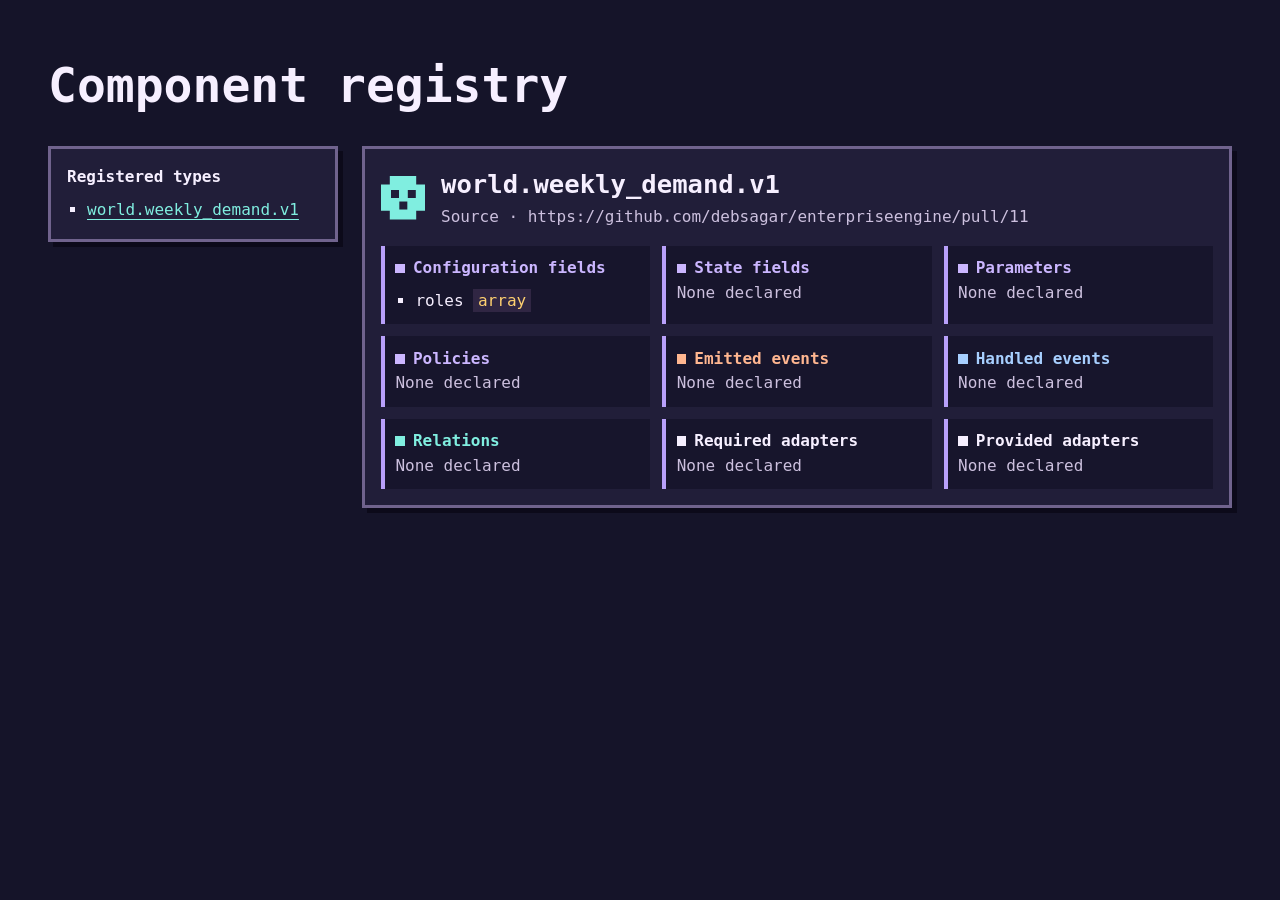
<file: frontend/index.html>
<!doctype html>
<html lang="en">
<head>
  <meta charset="utf-8">
  <meta name="viewport" content="width=device-width, initial-scale=1">
  <title>Component registry</title>
  <link rel="stylesheet" href="explorer.css">
</head>
<body>
  <h1>Component registry</h1>
  <div class="layout">
    <nav aria-label="Registered types">
      <h2>Registered types</h2>
      <ul><li><a href="#type-776f726c642e7765656b6c795f64656d616e642e7631">world.weekly_demand.v1</a></li></ul>
    </nav>
    <main><article id="type-776f726c642e7765656b6c795f64656d616e642e7631"><header><span class="sprite" aria-hidden="true"></span><div><h2>world.weekly_demand.v1</h2><p>Source · https://github.com/debsagar/enterpriseengine/pull/11</p></div></header><div class="details"><section class="fields"><h3>Configuration fields</h3><ul><li>roles <code>array</code></li></ul></section><section class="fields"><h3>State fields</h3><p>None declared</p></section><section class="fields"><h3>Parameters</h3><p>None declared</p></section><section class="fields"><h3>Policies</h3><p>None declared</p></section><section class="emits"><h3>Emitted events</h3><p>None declared</p></section><section class="handles"><h3>Handled events</h3><p>None declared</p></section><section class="relations"><h3>Relations</h3><p>None declared</p></section><section class="adapters"><h3>Required adapters</h3><p>None declared</p></section><section class="adapters"><h3>Provided adapters</h3><p>None declared</p></section></div></article></main>
  </div>
</body>
</html>
</file>
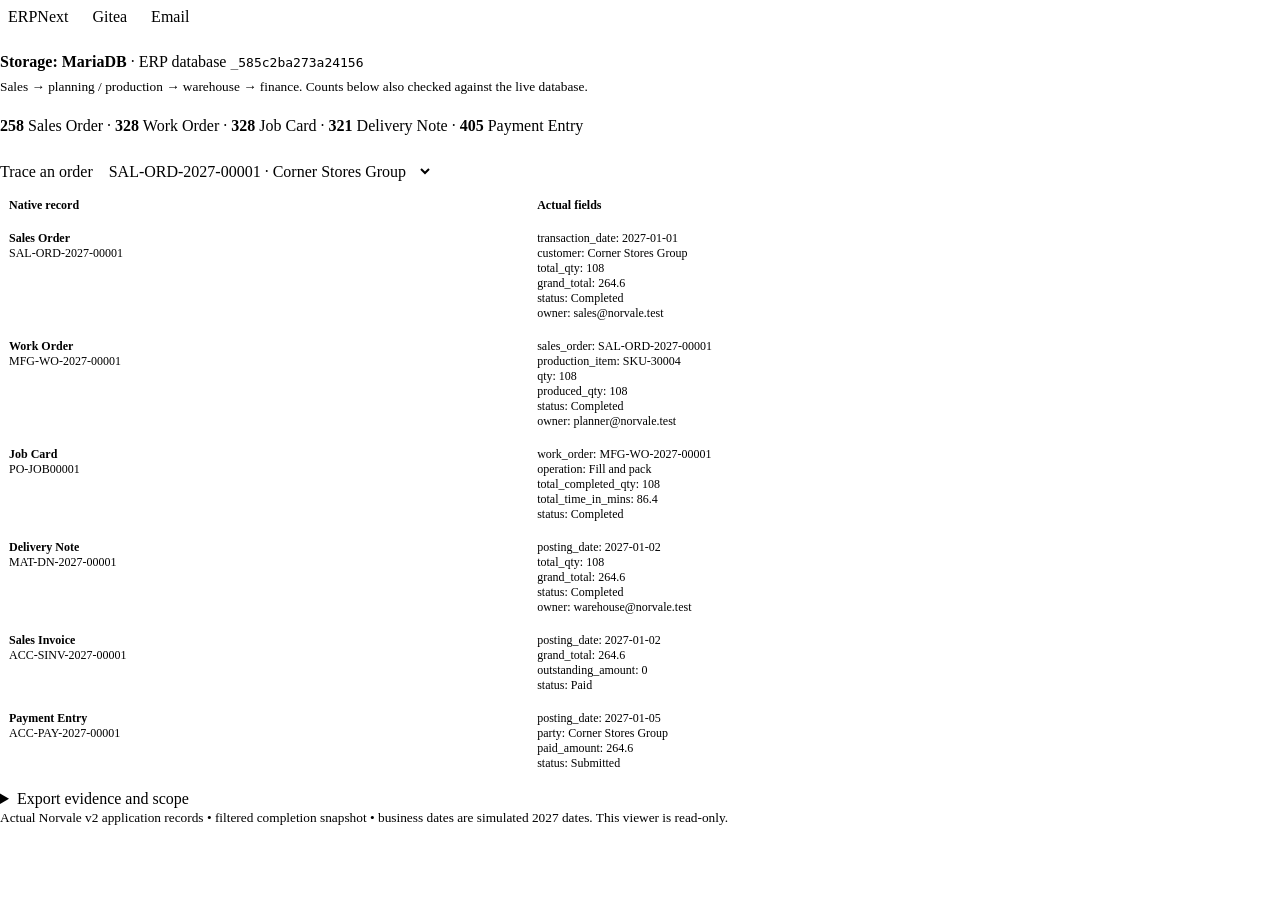
<file: docs/data-viewer.html>
<!doctype html><meta charset="utf-8"><style>
:root{font-family:var(--font-sans);color:var(--foreground)}body{margin:0}button,select{font:inherit;color:var(--foreground);background:var(--secondary);border:1px solid var(--border);border-radius:var(--radius);padding:8px;cursor:pointer}nav{display:flex;gap:8px;margin-bottom:12px}button[aria-selected=true]{background:var(--primary);color:var(--primary-foreground)}p{line-height:1.5}small,.muted{color:var(--muted-foreground)}article{background:var(--card);padding:16px;border-radius:var(--radius);margin:10px 0}h3{font-size:15px;margin:0 0 8px}.scroll{overflow:auto}table{border-collapse:collapse;width:100%;font-size:12px}td,th{text-align:left;padding:9px;border-bottom:1px solid var(--border);vertical-align:top}pre{white-space:pre-wrap;overflow-wrap:anywhere;font:12px var(--font-mono)}select{max-width:100%}details{margin-top:10px}summary{cursor:pointer}#content{min-height:470px}</style>
<nav role="tablist" aria-label="Software"><button role="tab" aria-selected="true" data-tab="erp">ERPNext</button><button role="tab" aria-selected="false" data-tab="tickets">Gitea</button><button role="tab" aria-selected="false" data-tab="mail">Email</button></nav><div id="content"></div><small>Actual Norvale v2 application records • filtered completion snapshot • business dates are simulated 2027 dates. This viewer is read-only.</small><script>
const D={"counts": {"Customer": 12, "Supplier": 6, "Item": 38, "BOM": 36, "Stock Entry": 762, "Workflow": 1, "Journal Entry": 18, "Note": 20, "Sales Order": 258, "Operation": 1, "Workstation": 1, "Work Order": 328, "Job Card": 328, "ToDo": 154, "Supplier Quotation": 98, "Purchase Order": 98, "Quality Inspection": 433, "Delivery Note": 321, "Sales Invoice": 321, "Payment Entry": 405, "Purchase Receipt": 91, "Purchase Invoice": 91, "Employee": 19, "User": 19}, "orders": [{"name": "SAL-ORD-2027-00001", "customer": "Corner Stores Group", "rows": [{"type": "Sales Order", "name": "SAL-ORD-2027-00001", "transaction_date": "2027-01-01", "customer": "Corner Stores Group", "total_qty": 108.0, "grand_total": 264.6, "status": "Completed", "owner": "sales@norvale.test"}, {"type": "Work Order", "name": "MFG-WO-2027-00001", "sales_order": "SAL-ORD-2027-00001", "production_item": "SKU-30004", "qty": 108.0, "produced_qty": 108.0, "status": "Completed", "owner": "planner@norvale.test"}, {"type": "Job Card", "name": "PO-JOB00001", "work_order": "MFG-WO-2027-00001", "operation": "Fill and pack", "total_completed_qty": 108.0, "total_time_in_mins": 86.4, "status": "Completed"}, {"type": "Delivery Note", "name": "MAT-DN-2027-00001", "posting_date": "2027-01-02", "total_qty": 108.0, "grand_total": 264.6, "status": "Completed", "owner": "warehouse@norvale.test"}, {"type": "Sales Invoice", "name": "ACC-SINV-2027-00001", "posting_date": "2027-01-02", "grand_total": 264.6, "outstanding_amount": 0.0, "status": "Paid"}, {"type": "Payment Entry", "name": "ACC-PAY-2027-00001", "posting_date": "2027-01-05", "party": "Corner Stores Group", "paid_amount": 264.6, "status": "Submitted"}]}, {"name": "SAL-ORD-2027-00002", "customer": "Kaya Beauty Online", "rows": [{"type": "Sales Order", "name": "SAL-ORD-2027-00002", "transaction_date": "2027-01-01", "customer": "Kaya Beauty Online", "total_qty": 60.0, "grand_total": 91.8, "status": "Completed", "owner": "sales@norvale.test"}, {"type": "Work Order", "name": "MFG-WO-2027-00002", "sales_order": "SAL-ORD-2027-00002", "production_item": "SKU-30001", "qty": 60.0, "produced_qty": 60.0, "status": "Completed", "owner": "planner@norvale.test"}, {"type": "Job Card", "name": "PO-JOB00002", "work_order": "MFG-WO-2027-00002", "operation": "Fill and pack", "total_completed_qty": 60.0, "total_time_in_mins": 48.0, "status": "Completed"}, {"type": "Delivery Note", "name": "MAT-DN-2027-00002", "posting_date": "2027-01-02", "total_qty": 60.0, "grand_total": 91.8, "status": "Completed", "owner": "warehouse@norvale.test"}, {"type": "Sales Invoice", "name": "ACC-SINV-2027-00002", "posting_date": "2027-01-02", "grand_total": 91.8, "outstanding_amount": 0.0, "status": "Paid"}, {"type": "Payment Entry", "name": "ACC-PAY-2027-00002", "posting_date": "2027-01-05", "party": "Kaya Beauty Online", "paid_amount": 91.8, "status": "Submitted"}]}, {"name": "SAL-ORD-2027-00003", "customer": "Metro Cash Partners", "rows": [{"type": "Sales Order", "name": "SAL-ORD-2027-00003", "transaction_date": "2027-01-01", "customer": "Metro Cash Partners", "total_qty": 144.0, "grand_total": 324.0, "status": "Completed", "owner": "sales@norvale.test"}, {"type": "Work Order", "name": "MFG-WO-2027-00003", "sales_order": "SAL-ORD-2027-00003", "production_item": "SKU-30009", "qty": 144.0, "produced_qty": 144.0, "status": "Completed", "owner": "planner@norvale.test"}, {"type": "Job Card", "name": "PO-JOB00003", "work_order": "MFG-WO-2027-00003", "operation": "Fill and pack", "total_completed_qty": 144.0, "total_time_in_mins": 115.2, "status": "Completed"}, {"type": "Delivery Note", "name": "MAT-DN-2027-00003", "posting_date": "2027-01-02", "total_qty": 144.0, "grand_total": 324.0, "status": "Completed", "owner": "warehouse@norvale.test"}, {"type": "Sales Invoice", "name": "ACC-SINV-2027-00003", "posting_date": "2027-01-02", "grand_total": 324.0, "outstanding_amount": 0.0, "status": "Paid"}, {"type": "Payment Entry", "name": "ACC-PAY-2027-00003", "posting_date": "2027-01-05", "party": "Metro Cash Partners", "paid_amount": 324.0, "status": "Submitted"}]}, {"name": "SAL-ORD-2027-00004", "customer": "Corner Stores Group", "rows": [{"type": "Sales Order", "name": "SAL-ORD-2027-00004", "transaction_date": "2027-01-04", "customer": "Corner Stores Group", "total_qty": 72.0, "grand_total": 110.16, "status": "Completed", "owner": "sales@norvale.test"}, {"type": "Work Order", "name": "MFG-WO-2027-00004", "sales_order": "SAL-ORD-2027-00004", "production_item": "SKU-30001", "qty": 72.0, "produced_qty": 72.0, "status": "Completed", "owner": "planner@norvale.test"}, {"type": "Job Card", "name": "PO-JOB00004", "work_order": "MFG-WO-2027-00004", "operation": "Fill and pack", "total_completed_qty": 72.0, "total_time_in_mins": 57.6, "status": "Completed"}, {"type": "Delivery Note", "name": "MAT-DN-2027-00004", "posting_date": "2027-01-05", "total_qty": 72.0, "grand_total": 110.16, "status": "Completed", "owner": "warehouse@norvale.test"}, {"type": "Sales Invoice", "name": "ACC-SINV-2027-00004", "posting_date": "2027-01-05", "grand_total": 110.16, "outstanding_amount": 0.0, "status": "Paid"}, {"type": "Payment Entry", "name": "ACC-PAY-2027-00004", "posting_date": "2027-01-08", "party": "Corner Stores Group", "paid_amount": 110.16, "status": "Submitted"}]}, {"name": "SAL-ORD-2027-00005", "customer": "Alpenmarkt GmbH", "rows": [{"type": "Sales Order", "name": "SAL-ORD-2027-00005", "transaction_date": "2027-01-04", "customer": "Alpenmarkt GmbH", "total_qty": 228.0, "grand_total": 410.4, "status": "Completed", "owner": "sales@norvale.test"}, {"type": "Work Order", "name": "MFG-WO-2027-00005", "sales_order": "SAL-ORD-2027-00005", "production_item": "SKU-30012", "qty": 228.0, "produced_qty": 228.0, "status": "Completed", "owner": "planner@norvale.test"}, {"type": "Job Card", "name": "PO-JOB00005", "work_order": "MFG-WO-2027-00005", "operation": "Fill and pack", "total_completed_qty": 228.0, "total_time_in_mins": 182.4, "status": "Completed"}, {"type": "Delivery Note", "name": "MAT-DN-2027-00005", "posting_date": "2027-01-05", "total_qty": 228.0, "grand_total": 410.4, "status": "Completed", "owner": "warehouse@norvale.test"}, {"type": "Sales Invoice", "name": "ACC-SINV-2027-00005", "posting_date": "2027-01-05", "grand_total": 410.4, "outstanding_amount": 0.0, "status": "Paid"}, {"type": "Payment Entry", "name": "ACC-PAY-2027-00005", "posting_date": "2027-01-08", "party": "Alpenmarkt GmbH", "paid_amount": 410.4, "status": "Submitted"}]}, {"name": "SAL-ORD-2027-00006", "customer": "Metro Cash Partners", "rows": [{"type": "Sales Order", "name": "SAL-ORD-2027-00006", "transaction_date": "2027-01-04", "customer": "Metro Cash Partners", "total_qty": 156.0, "grand_total": 304.2, "status": "Completed", "owner": "sales@norvale.test"}, {"type": "Work Order", "name": "MFG-WO-2027-00006", "sales_order": "SAL-ORD-2027-00006", "production_item": "SKU-30008", "qty": 156.0, "produced_qty": 156.0, "status": "Completed", "owner": "planner@norvale.test"}, {"type": "Job Card", "name": "PO-JOB00006", "work_order": "MFG-WO-2027-00006", "operation": "Fill and pack", "total_completed_qty": 156.0, "total_time_in_mins": 124.8, "status": "Completed"}, {"type": "Delivery Note", "name": "MAT-DN-2027-00006", "posting_date": "2027-01-05", "total_qty": 156.0, "grand_total": 304.2, "status": "Completed", "owner": "warehouse@norvale.test"}, {"type": "Sales Invoice", "name": "ACC-SINV-2027-00006", "posting_date": "2027-01-05", "grand_total": 304.2, "outstanding_amount": 0.0, "status": "Paid"}, {"type": "Payment Entry", "name": "ACC-PAY-2027-00006", "posting_date": "2027-01-08", "party": "Metro Cash Partners", "paid_amount": 304.2, "status": "Submitted"}]}, {"name": "SAL-ORD-2027-00007", "customer": "Kaya Beauty Online", "rows": [{"type": "Sales Order", "name": "SAL-ORD-2027-00007", "transaction_date": "2027-01-05", "customer": "Kaya Beauty Online", "total_qty": 240.0, "grand_total": 432.0, "status": "Completed", "owner": "sales@norvale.test"}, {"type": "Work Order", "name": "MFG-WO-2027-00007", "sales_order": "SAL-ORD-2027-00007", "production_item": "SKU-30012", "qty": 240.0, "produced_qty": 240.0, "status": "Completed", "owner": "planner@norvale.test"}, {"type": "Job Card", "name": "PO-JOB00007", "work_order": "MFG-WO-2027-00007", "operation": "Fill and pack", "total_completed_qty": 240.0, "total_time_in_mins": 192.0, "status": "Completed"}, {"type": "Delivery Note", "name": "MAT-DN-2027-00007", "posting_date": "2027-01-06", "total_qty": 240.0, "grand_total": 432.0, "status": "Completed", "owner": "warehouse@norvale.test"}, {"type": "Sales Invoice", "name": "ACC-SINV-2027-00007", "posting_date": "2027-01-06", "grand_total": 432.0, "outstanding_amount": 0.0, "status": "Paid"}, {"type": "Payment Entry", "name": "ACC-PAY-2027-00007", "posting_date": "2027-01-09", "party": "Kaya Beauty Online", "paid_amount": 432.0, "status": "Submitted"}]}, {"name": "SAL-ORD-2027-00008", "customer": "Parkside Drugstores", "rows": [{"type": "Sales Order", "name": "SAL-ORD-2027-00008", "transaction_date": "2027-01-05", "customer": "Parkside Drugstores", "total_qty": 36.0, "grand_total": 131.76, "status": "Completed", "owner": "sales@norvale.test"}, {"type": "Work Order", "name": "MFG-WO-2027-00008", "sales_order": "SAL-ORD-2027-00008", "production_item": "SKU-30014", "qty": 36.0, "produced_qty": 36.0, "status": "Completed", "owner": "planner@norvale.test"}, {"type": "Job Card", "name": "PO-JOB00008", "work_order": "MFG-WO-2027-00008", "operation": "Fill and pack", "total_completed_qty": 36.0, "total_time_in_mins": 28.8, "status": "Completed"}, {"type": "Delivery Note", "name": "MAT-DN-2027-00008", "posting_date": "2027-01-06", "total_qty": 36.0, "grand_total": 131.76, "status": "Completed", "owner": "warehouse@norvale.test"}, {"type": "Sales Invoice", "name": "ACC-SINV-2027-00008", "posting_date": "2027-01-06", "grand_total": 131.76, "outstanding_amount": 0.0, "status": "Paid"}, {"type": "Payment Entry", "name": "ACC-PAY-2027-00008", "posting_date": "2027-01-09", "party": "Parkside Drugstores", "paid_amount": 131.76, "status": "Submitted"}]}, {"name": "SAL-ORD-2027-00009", "customer": "Sunrise Wholesale", "rows": [{"type": "Sales Order", "name": "SAL-ORD-2027-00009", "transaction_date": "2027-01-05", "customer": "Sunrise Wholesale", "total_qty": 84.0, "grand_total": 163.8, "status": "Completed", "owner": "sales@norvale.test"}, {"type": "Work Order", "name": "MFG-WO-2027-00009", "sales_order": "SAL-ORD-2027-00009", "production_item": "SKU-30005", "qty": 84.0, "produced_qty": 84.0, "status": "Completed", "owner": "planner@norvale.test"}, {"type": "Job Card", "name": "PO-JOB00009", "work_order": "MFG-WO-2027-00009", "operation": "Fill and pack", "total_completed_qty": 84.0, "total_time_in_mins": 67.2, "status": "Completed"}, {"type": "Delivery Note", "name": "MAT-DN-2027-00009", "posting_date": "2027-01-06", "total_qty": 84.0, "grand_total": 163.8, "status": "Completed", "owner": "warehouse@norvale.test"}, {"type": "Sales Invoice", "name": "ACC-SINV-2027-00009", "posting_date": "2027-01-06", "grand_total": 163.8, "outstanding_amount": 0.0, "status": "Paid"}, {"type": "Payment Entry", "name": "ACC-PAY-2027-00009", "posting_date": "2027-01-09", "party": "Sunrise Wholesale", "paid_amount": 163.8, "status": "Submitted"}]}, {"name": "SAL-ORD-2027-00010", "customer": "FreshMart Retail BV", "rows": [{"type": "Sales Order", "name": "SAL-ORD-2027-00010", "transaction_date": "2027-01-06", "customer": "FreshMart Retail BV", "total_qty": 84.0, "grand_total": 128.52, "status": "Completed", "owner": "sales@norvale.test"}, {"type": "Work Order", "name": "MFG-WO-2027-00010", "sales_order": "SAL-ORD-2027-00010", "production_item": "SKU-30001", "qty": 84.0, "produced_qty": 84.0, "status": "Completed", "owner": "planner@norvale.test"}, {"type": "Job Card", "name": "PO-JOB00010", "work_order": "MFG-WO-2027-00010", "operation": "Fill and pack", "total_completed_qty": 84.0, "total_time_in_mins": 67.2, "status": "Completed"}, {"type": "Delivery Note", "name": "MAT-DN-2027-00010", "posting_date": "2027-01-07", "total_qty": 84.0, "grand_total": 128.52, "status": "Completed", "owner": "warehouse@norvale.test"}, {"type": "Sales Invoice", "name": "ACC-SINV-2027-00010", "posting_date": "2027-01-07", "grand_total": 128.52, "outstanding_amount": 0.0, "status": "Paid"}, {"type": "Payment Entry", "name": "ACC-PAY-2027-00010", "posting_date": "2027-01-10", "party": "FreshMart Retail BV", "paid_amount": 128.52, "status": "Submitted"}]}, {"name": "SAL-ORD-2027-00011", "customer": "Greenleaf Organics", "rows": [{"type": "Sales Order", "name": "SAL-ORD-2027-00011", "transaction_date": "2027-01-06", "customer": "Greenleaf Organics", "total_qty": 168.0, "grand_total": 378.0, "status": "Completed", "owner": "sales@norvale.test"}, {"type": "Work Order", "name": "MFG-WO-2027-00011", "sales_order": "SAL-ORD-2027-00011", "production_item": "SKU-30003", "qty": 168.0, "produced_qty": 168.0, "status": "Completed", "owner": "planner@norvale.test"}, {"type": "Job Card", "name": "PO-JOB00011", "work_order": "MFG-WO-2027-00011", "operation": "Fill and pack", "total_completed_qty": 168.0, "total_time_in_mins": 134.4, "status": "Completed"}, {"type": "Delivery Note", "name": "MAT-DN-2027-00011", "posting_date": "2027-01-07", "total_qty": 168.0, "grand_total": 378.0, "status": "Completed", "owner": "warehouse@norvale.test"}, {"type": "Sales Invoice", "name": "ACC-SINV-2027-00011", "posting_date": "2027-01-07", "grand_total": 378.0, "outstanding_amount": 0.0, "status": "Paid"}, {"type": "Payment Entry", "name": "ACC-PAY-2027-00011", "posting_date": "2027-01-10", "party": "Greenleaf Organics", "paid_amount": 378.0, "status": "Submitted"}]}, {"name": "SAL-ORD-2027-00012", "customer": "Greenleaf Organics", "rows": [{"type": "Sales Order", "name": "SAL-ORD-2027-00012", "transaction_date": "2027-01-06", "customer": "Greenleaf Organics", "total_qty": 168.0, "grand_total": 257.04, "status": "Completed", "owner": "sales@norvale.test"}, {"type": "Work Order", "name": "MFG-WO-2027-00012", "sales_order": "SAL-ORD-2027-00012", "production_item": "SKU-30010", "qty": 168.0, "produced_qty": 168.0, "status": "Completed", "owner": "planner@norvale.test"}, {"type": "Job Card", "name": "PO-JOB00012", "work_order": "MFG-WO-2027-00012", "operation": "Fill and pack", "total_completed_qty": 168.0, "total_time_in_mins": 134.4, "status": "Completed"}, {"type": "Delivery Note", "name": "MAT-DN-2027-00012", "posting_date": "2027-01-07", "total_qty": 168.0, "grand_total": 257.04, "status": "Completed", "owner": "warehouse@norvale.test"}, {"type": "Sales Invoice", "name": "ACC-SINV-2027-00012", "posting_date": "2027-01-07", "grand_total": 257.04, "outstanding_amount": 0.0, "status": "Paid"}, {"type": "Payment Entry", "name": "ACC-PAY-2027-00012", "posting_date": "2027-01-10", "party": "Greenleaf Organics", "paid_amount": 257.04, "status": "Submitted"}]}], "tickets": [{"number": 16, "title": "Filler preventive service", "state": "closed", "body": "Filler preventive service due after 3000 produced units. Equipment unavailable until technician restart test. ERP task 84047jq8tl; reported 2027-04-27", "comments": ["Technician inspection and restart test completed 2027-04-29. ERP task 84047jq8tl"]}, {"number": 15, "title": "Filler preventive service", "state": "closed", "body": "Filler preventive service due after 3000 produced units. Equipment unavailable until technician restart test. ERP task lrrkji2uhr; reported 2027-04-20", "comments": ["Technician inspection and restart test completed 2027-04-22. ERP task lrrkji2uhr"]}, {"number": 14, "title": "Filler preventive service", "state": "closed", "body": "Filler preventive service due after 3000 produced units. Equipment unavailable until technician restart test. ERP task 3jrd0b6k8r; reported 2027-04-13", "comments": ["Technician inspection and restart test completed 2027-04-15. ERP task 3jrd0b6k8r"]}, {"number": 13, "title": "Filler preventive service", "state": "closed", "body": "Filler preventive service due after 3000 produced units. Equipment unavailable until technician restart test. ERP task hc0e9oo92l; reported 2027-04-06", "comments": ["Technician inspection and restart test completed 2027-04-08. ERP task hc0e9oo92l"]}, {"number": 12, "title": "Filler preventive service", "state": "closed", "body": "Filler preventive service due after 3000 produced units. Equipment unavailable until technician restart test. ERP task v3o5q2qthf; reported 2027-03-30", "comments": ["Technician inspection and restart test completed 2027-04-01. ERP task v3o5q2qthf"]}, {"number": 11, "title": "Filler preventive service", "state": "closed", "body": "Filler preventive service due after 3000 produced units. Equipment unavailable until technician restart test. ERP task crpcdsfb2m; reported 2027-03-23", "comments": ["Technician inspection and restart test completed 2027-03-25. ERP task crpcdsfb2m"]}], "mail": [{"sender_role": "BUYER", "recipient_role": "SCM_MGR", "from": "priya.nair@norvale.test", "to": "vikram.desai@norvale.test", "subject": "[Ref 2726f5259ac1dd92] Replenishment approval requested", "date": "Fri, 01 Jan 2027 00:00:00 +0000", "body": "Native purchase PUR-ORD-2027-00001 replenishes released inventory below lead-time plus safety coverage.\r\n"}, {"sender_role": "BUYER", "recipient_role": "SCM_MGR", "from": "priya.nair@norvale.test", "to": "vikram.desai@norvale.test", "subject": "[Ref e316a20b22e617dc] Replenishment approval requested", "date": "Wed, 06 Jan 2027 00:00:00 +0000", "body": "Native purchase PUR-ORD-2027-00002 replenishes released inventory below lead-time plus safety coverage.\r\n"}, {"sender_role": "BUYER", "recipient_role": "SCM_MGR", "from": "priya.nair@norvale.test", "to": "vikram.desai@norvale.test", "subject": "[Ref 1a0473d869263b14] Replenishment approval requested", "date": "Fri, 08 Jan 2027 00:00:00 +0000", "body": "Native purchase PUR-ORD-2027-00003 replenishes released inventory below lead-time plus safety coverage.\r\n"}, {"sender_role": "BUYER", "recipient_role": "SCM_MGR", "from": "priya.nair@norvale.test", "to": "vikram.desai@norvale.test", "subject": "[Ref 4fef18c93a86d1d1] Replenishment approval requested", "date": "Fri, 08 Jan 2027 00:00:00 +0000", "body": "Native purchase PUR-ORD-2027-00004 replenishes released inventory below lead-time plus safety coverage.\r\n"}, {"sender_role": "BUYER", "recipient_role": "SCM_MGR", "from": "priya.nair@norvale.test", "to": "vikram.desai@norvale.test", "subject": "[Ref 6851d6580d70811b] Replenishment approval requested", "date": "Fri, 08 Jan 2027 00:00:00 +0000", "body": "Native purchase PUR-ORD-2027-00005 replenishes released inventory below lead-time plus safety coverage.\r\n"}, {"sender_role": "BUYER", "recipient_role": "SCM_MGR", "from": "priya.nair@norvale.test", "to": "vikram.desai@norvale.test", "subject": "[Ref 6346ec6882e10083] Replenishment approval requested", "date": "Fri, 08 Jan 2027 00:00:00 +0000", "body": "Native purchase PUR-ORD-2027-00006 replenishes released inventory below lead-time plus safety coverage.\r\n"}, {"sender_role": "BUYER", "recipient_role": "SCM_MGR", "from": "priya.nair@norvale.test", "to": "vikram.desai@norvale.test", "subject": "[Ref ca5b12d81c035f04] Replenishment approval requested", "date": "Mon, 11 Jan 2027 00:00:00 +0000", "body": "Native purchase PUR-ORD-2027-00007 replenishes released inventory below lead-time plus safety coverage.\r\n"}, {"sender_role": "MAINTENANCE", "recipient_role": "PLANT_MGR", "from": "jan.kowalski@norvale.test", "to": "tomas.lindqvist@norvale.test", "subject": "[Ref 093cea8e9d2ab342] Filler unavailable for service", "date": "Tue, 12 Jan 2027 00:00:00 +0000", "body": "Filler preventive service due after 3192 produced units. Equipment unavailable until technician restart test.\r\n"}], "ticket_count": 15, "mail_count": 119}, c=document.getElementById('content');
const esc=s=>String(s??'').replace(/[&<>"']/g,x=>({'&':'&amp;','<':'&lt;','>':'&gt;','"':'&quot;',"'":'&#39;'}[x]));
function show(tab){document.querySelectorAll('[data-tab]').forEach(b=>b.setAttribute('aria-selected',b.dataset.tab===tab));
if(tab==='erp'){c.innerHTML=`<p><b>Storage: MariaDB</b> · ERP database <code>_585c2ba273a24156</code><br><small>Sales → planning / production → warehouse → finance. Counts below also checked against the live database.</small></p><p>${['Sales Order','Work Order','Job Card','Delivery Note','Payment Entry'].map(k=>`<b>${D.counts[k]}</b> ${k}`).join(' · ')}</p><label>Trace an order <select id="order">${D.orders.map((o,i)=>`<option value="${i}">${esc(o.name)} · ${esc(o.customer)}</option>`).join('')}</select></label><div id="trace"></div><details><summary>Export evidence and scope</summary><p>data/observable/native-records.json. Showing the first 12 orders; linked records selected through native sales_order, work_order, order-item and invoice-reference fields. Full table counts are from the export; the five counts above match live read-only SQL.</p></details>`;document.getElementById('order').onchange=e=>trace(+e.target.value);trace(0)}
else if(tab==='tickets'){c.innerHTML=`<p><b>Storage: Gitea SQLite</b> · <code>/data/gitea/gitea.db</code> inside the tickets container.<br><small>Maintenance coordination · separate from ERP MariaDB.</small></p><p><b>${D.ticket_count}</b> exported issues · showing ${D.tickets.length}</p>`+D.tickets.map(t=>`<article><h3>#${t.number} ${esc(t.title)} · ${esc(t.state)}</h3><pre>${esc(t.body)}</pre><details><summary>${t.comments.length} comments</summary>${t.comments.map(s=>`<pre>${esc(s)}</pre>`).join('')}</details></article>`).join('')+'<small>Evidence: data/observable/tickets.json</small>'}
else{c.innerHTML=`<p><b>Storage: mail files</b> · <code>/var/mail</code> in the mail service.<br><small>Buyer ↔ supply chain manager and other role correspondence. Separate from both databases.</small></p><p><b>${D.mail_count}</b> exported message records · showing ${D.mail.length}</p>`+D.mail.map(m=>`<article><h3>${esc(m.subject)}</h3><small>${esc(m.sender_role)} → ${esc(m.recipient_role)} · ${esc(m.date)}<br>${esc(m.from)} → ${esc(m.to)}</small><pre>${esc(m.body)}</pre></article>`).join('')+'<small>Evidence: data/observable/mail.json</small>'}}
function trace(i){document.getElementById('trace').innerHTML='<div class="scroll"><table><thead><tr><th>Native record</th><th>Actual fields</th></tr></thead><tbody>'+D.orders[i].rows.map(r=>`<tr><td><b>${esc(r.type)}</b><br>${esc(r.name)}</td><td>${Object.entries(r).filter(([k])=>!['type','name'].includes(k)).map(([k,v])=>`${esc(k)}: ${esc(v)}`).join('<br>')}</td></tr>`).join('')+'</tbody></table></div>'}
document.querySelectorAll('[data-tab]').forEach(b=>b.onclick=()=>show(b.dataset.tab));show('erp');
</script>
</file>
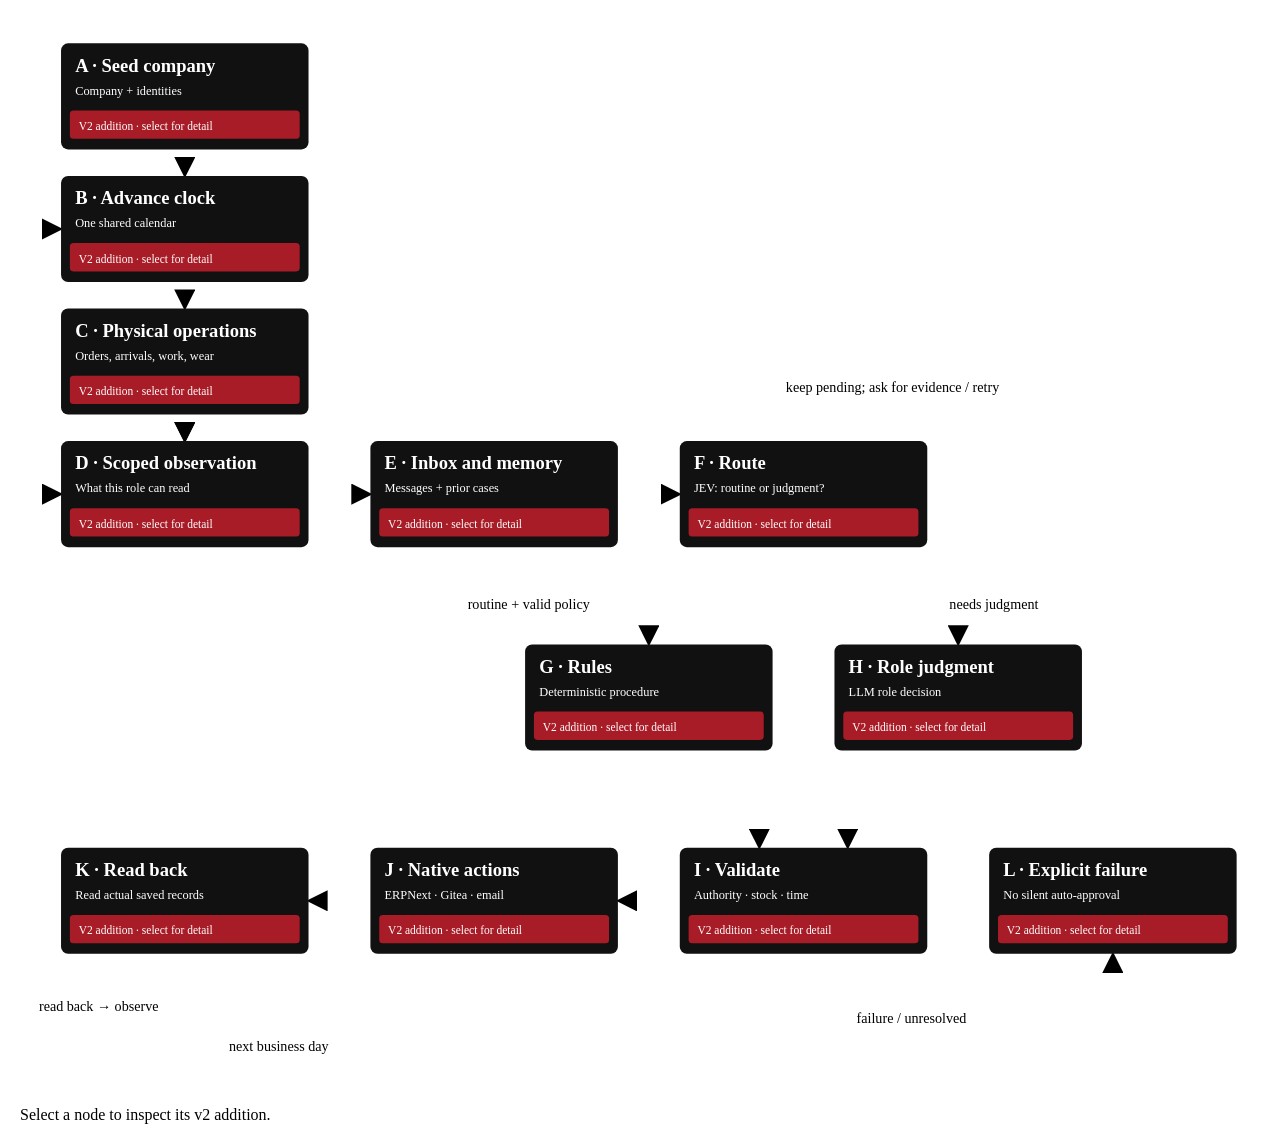
<file: docs/operating-flow.html>
<!doctype html><html lang="en"><meta charset="utf-8"><style>svg{width:100%;font-family:var(--font-sans)}.edge-label{font-size:16px;fill:var(--foreground)}g[role=button]{cursor:pointer}#step-detail{border-left:3px solid var(--destructive);padding:12px;margin-top:12px}</style><svg viewBox="0 0 1430 1210" role="img" aria-labelledby="flowtitle flowdesc"><title id="flowtitle">Norvale operating flow with routine and judgment branches</title><desc id="flowdesc">Seed, clock, physical events, role observation, inbox, JEV routing. Rules and model judgment join at validation, then native APIs and readback. Failed actions stay pending and return to observation.</desc><defs><marker id="arrow" viewBox="0 0 10 10" refX="9" refY="5" markerWidth="8" markerHeight="8" orient="auto-start-reverse"><path d="M0 0L10 5L0 10Z" fill="var(--muted-foreground)"/></marker></defs><path d="M200 160V190" fill="none" stroke="var(--muted-foreground)" stroke-width="3" marker-end="url(#arrow)"/><path d="M200 310V340" fill="none" stroke="var(--muted-foreground)" stroke-width="3" marker-end="url(#arrow)"/><path d="M200 460V490" fill="none" stroke="var(--muted-foreground)" stroke-width="3" marker-end="url(#arrow)"/><path d="M340 550H410" fill="none" stroke="var(--muted-foreground)" stroke-width="3" marker-end="url(#arrow)"/><path d="M690 550H760" fill="none" stroke="var(--muted-foreground)" stroke-width="3" marker-end="url(#arrow)"/><path d="M830 610V660H725V720" fill="none" stroke="var(--muted-foreground)" stroke-width="3" marker-end="url(#arrow)"/><text class="edge-label" x="520" y="680">routine + valid policy</text><path d="M970 610V660H1075V720" fill="none" stroke="var(--muted-foreground)" stroke-width="3" marker-end="url(#arrow)"/><text class="edge-label" x="1065" y="680">needs judgment</text><path d="M725 840V905H850V950" fill="none" stroke="var(--muted-foreground)" stroke-width="3" marker-end="url(#arrow)"/><path d="M1075 840V905H950V950" fill="none" stroke="var(--muted-foreground)" stroke-width="3" marker-end="url(#arrow)"/><path d="M760 1010H690" fill="none" stroke="var(--muted-foreground)" stroke-width="3" marker-end="url(#arrow)"/><path d="M410 1010H340" fill="none" stroke="var(--muted-foreground)" stroke-width="3" marker-end="url(#arrow)"/><path d="M200 1070V1160H20V550H60" fill="none" stroke="var(--muted-foreground)" stroke-width="3" marker-end="url(#arrow)"/><text class="edge-label" x="35" y="1135">read back → observe</text><path d="M900 1070V1120H1250V1070" fill="none" stroke="var(--muted-foreground)" stroke-width="3" marker-end="url(#arrow)"/><text class="edge-label" x="960" y="1148">failure / unresolved</text><path d="M1390 1010H1410V450H200V490" fill="none" stroke="var(--muted-foreground)" stroke-width="3" marker-end="url(#arrow)"/><text class="edge-label" x="880" y="435">keep pending; ask for evidence / retry</text><path d="M200 1070V1190H5V250H60" fill="none" stroke="var(--muted-foreground)" stroke-width="3" marker-end="url(#arrow)"/><text class="edge-label" x="250" y="1180">next business day</text><g tabindex="0" role="button" aria-label="A Seed company. Employee identities, reporting hierarchy, dated mandates" onclick="showStep('A')" onkeydown="if(event.key==='Enter')showStep('A')"><rect x="60" y="40" width="280" height="120" rx="8" fill="#111"/><text x="76" y="72" fill="white" font-size="21" font-weight="700">A · Seed company</text><text x="76" y="98" fill="white" font-size="14">Company + identities</text><rect x="70" y="116" width="260" height="32" rx="4" fill="#a81c27"/><text x="80" y="138" fill="white" font-size="13">V2 addition · select for detail</text></g><g tabindex="0" role="button" aria-label="B Advance clock. Policy review dates and four calendar months" onclick="showStep('B')" onkeydown="if(event.key==='Enter')showStep('B')"><rect x="60" y="190" width="280" height="120" rx="8" fill="#111"/><text x="76" y="222" fill="white" font-size="21" font-weight="700">B · Advance clock</text><text x="76" y="248" fill="white" font-size="14">One shared calendar</text><rect x="70" y="266" width="260" height="32" rx="4" fill="#a81c27"/><text x="80" y="288" fill="white" font-size="13">V2 addition · select for detail</text></g><g tabindex="0" role="button" aria-label="C Physical operations. Persistent demand, supply and cost episodes; independent equipment wear" onclick="showStep('C')" onkeydown="if(event.key==='Enter')showStep('C')"><rect x="60" y="340" width="280" height="120" rx="8" fill="#111"/><text x="76" y="372" fill="white" font-size="21" font-weight="700">C · Physical operations</text><text x="76" y="398" fill="white" font-size="14">Orders, arrivals, work, wear</text><rect x="70" y="416" width="260" height="32" rx="4" fill="#a81c27"/><text x="80" y="438" fill="white" font-size="13">V2 addition · select for detail</text></g><g tabindex="0" role="button" aria-label="D Scoped observation. Buyer consumption and delivered planner forecast; hidden regimes remain private" onclick="showStep('D')" onkeydown="if(event.key==='Enter')showStep('D')"><rect x="60" y="490" width="280" height="120" rx="8" fill="#111"/><text x="76" y="522" fill="white" font-size="21" font-weight="700">D · Scoped observation</text><text x="76" y="548" fill="white" font-size="14">What this role can read</text><rect x="70" y="566" width="260" height="32" rx="4" fill="#a81c27"/><text x="80" y="588" fill="white" font-size="13">V2 addition · select for detail</text></g><g tabindex="0" role="button" aria-label="E Inbox and memory. Case evidence, scoped policy and review dates" onclick="showStep('E')" onkeydown="if(event.key==='Enter')showStep('E')"><rect x="410" y="490" width="280" height="120" rx="8" fill="#111"/><text x="426" y="522" fill="white" font-size="21" font-weight="700">E · Inbox and memory</text><text x="426" y="548" fill="white" font-size="14">Messages + prior cases</text><rect x="420" y="566" width="260" height="32" rx="4" fill="#a81c27"/><text x="430" y="588" fill="white" font-size="13">V2 addition · select for detail</text></g><g tabindex="0" role="button" aria-label="F Route. Genuine JEV routing for uncached decision cases; comparable policy cases reuse classification" onclick="showStep('F')" onkeydown="if(event.key==='Enter')showStep('F')"><rect x="760" y="490" width="280" height="120" rx="8" fill="#111"/><text x="776" y="522" fill="white" font-size="21" font-weight="700">F · Route</text><text x="776" y="548" fill="white" font-size="14">JEV: routine or judgment?</text><rect x="770" y="566" width="260" height="32" rx="4" fill="#a81c27"/><text x="780" y="588" fill="white" font-size="13">V2 addition · select for detail</text></g><g tabindex="0" role="button" aria-label="G Rules. Effective policy limits and reorder targets" onclick="showStep('G')" onkeydown="if(event.key==='Enter')showStep('G')"><rect x="585" y="720" width="280" height="120" rx="8" fill="#111"/><text x="601" y="752" fill="white" font-size="21" font-weight="700">G · Rules</text><text x="601" y="778" fill="white" font-size="14">Deterministic procedure</text><rect x="595" y="796" width="260" height="32" rx="4" fill="#a81c27"/><text x="605" y="818" fill="white" font-size="13">V2 addition · select for detail</text></g><g tabindex="0" role="button" aria-label="H Role judgment. Evidence requests, deferral and validated policy revisions; no call/spend ceiling" onclick="showStep('H')" onkeydown="if(event.key==='Enter')showStep('H')"><rect x="935" y="720" width="280" height="120" rx="8" fill="#111"/><text x="951" y="752" fill="white" font-size="21" font-weight="700">H · Role judgment</text><text x="951" y="778" fill="white" font-size="14">LLM role decision</text><rect x="945" y="796" width="260" height="32" rx="4" fill="#a81c27"/><text x="955" y="818" fill="white" font-size="13">V2 addition · select for detail</text></g><g tabindex="0" role="button" aria-label="I Validate. Role mandates, material availability and modeled labor capacity" onclick="showStep('I')" onkeydown="if(event.key==='Enter')showStep('I')"><rect x="760" y="950" width="280" height="120" rx="8" fill="#111"/><text x="776" y="982" fill="white" font-size="21" font-weight="700">I · Validate</text><text x="776" y="1008" fill="white" font-size="14">Authority · stock · time</text><rect x="770" y="1026" width="260" height="32" rx="4" fill="#a81c27"/><text x="780" y="1048" fill="white" font-size="13">V2 addition · select for detail</text></g><g tabindex="0" role="button" aria-label="J Native actions. Operation-backed Job Cards and separate Gitea service tickets" onclick="showStep('J')" onkeydown="if(event.key==='Enter')showStep('J')"><rect x="410" y="950" width="280" height="120" rx="8" fill="#111"/><text x="426" y="982" fill="white" font-size="21" font-weight="700">J · Native actions</text><text x="426" y="1008" fill="white" font-size="14">ERPNext · Gitea · email</text><rect x="420" y="1026" width="260" height="32" rx="4" fill="#a81c27"/><text x="430" y="1048" fill="white" font-size="13">V2 addition · select for detail</text></g><g tabindex="0" role="button" aria-label="K Read back. Cross-system evidence and private reference provenance" onclick="showStep('K')" onkeydown="if(event.key==='Enter')showStep('K')"><rect x="60" y="950" width="280" height="120" rx="8" fill="#111"/><text x="76" y="982" fill="white" font-size="21" font-weight="700">K · Read back</text><text x="76" y="1008" fill="white" font-size="14">Read actual saved records</text><rect x="70" y="1026" width="260" height="32" rx="4" fill="#a81c27"/><text x="80" y="1048" fill="white" font-size="13">V2 addition · select for detail</text></g><g tabindex="0" role="button" aria-label="L Explicit failure. Recorded rejected policy proposals and bounded transient retries" onclick="showStep('L')" onkeydown="if(event.key==='Enter')showStep('L')"><rect x="1110" y="950" width="280" height="120" rx="8" fill="#111"/><text x="1126" y="982" fill="white" font-size="21" font-weight="700">L · Explicit failure</text><text x="1126" y="1008" fill="white" font-size="14">No silent auto-approval</text><rect x="1120" y="1026" width="260" height="32" rx="4" fill="#a81c27"/><text x="1130" y="1048" fill="white" font-size="13">V2 addition · select for detail</text></g></svg><div id="step-detail" aria-live="polite">Select a node to inspect its v2 addition.</div><script>const steps={"A": {"title": "A \u00b7 Seed company", "old": "Native products, customers, users and opening stock", "addition": "Employee identities, reporting hierarchy, dated mandates"}, "B": {"title": "B \u00b7 Advance clock", "old": "Daily shared engine clock", "addition": "Policy review dates and four calendar months"}, "C": {"title": "C \u00b7 Physical operations", "old": "Arrivals, production, equipment use", "addition": "Persistent demand, supply and cost episodes; independent equipment wear"}, "D": {"title": "D \u00b7 Scoped observation", "old": "Role-permitted native records", "addition": "Buyer consumption and delivered planner forecast; hidden regimes remain private"}, "E": {"title": "E \u00b7 Inbox and memory", "old": "Delivered mail and saved decisions", "addition": "Case evidence, scoped policy and review dates"}, "F": {"title": "F \u00b7 Route", "old": "Routine or judgment boundary", "addition": "Genuine JEV routing for uncached decision cases; comparable policy cases reuse classification"}, "G": {"title": "G \u00b7 Rules", "old": "Replenishment, receipts, invoices and payment", "addition": "Effective policy limits and reorder targets"}, "H": {"title": "H \u00b7 Role judgment", "old": "Selective LLM decisions", "addition": "Evidence requests, deferral and validated policy revisions; no call/spend ceiling"}, "I": {"title": "I \u00b7 Validate", "old": "Authority, resources and timing", "addition": "Role mandates, material availability and modeled labor capacity"}, "J": {"title": "J \u00b7 Native actions", "old": "ERP and real mail APIs", "addition": "Operation-backed Job Cards and separate Gitea service tickets"}, "K": {"title": "K \u00b7 Read back", "old": "Documents, stock and accounting records", "addition": "Cross-system evidence and private reference provenance"}, "L": {"title": "L \u00b7 Explicit failure", "old": "Pending work and resumable retries", "addition": "Recorded rejected policy proposals and bounded transient retries"}};function showStep(id){const s=steps[id],d=document.getElementById("step-detail");d.replaceChildren();const b=document.createElement("b");b.textContent=s.title;const p=document.createElement("p");p.textContent=s.old;const a=document.createElement("p");a.textContent="V2 addition: "+s.addition;d.append(b,p,a)}</script></html>
</file>
<file: frontend/explorer.css>
:root {
  color-scheme: dark;
  font: 16px/1.55 ui-monospace, monospace;
  background: #151429;
  color: #f6efff;
}
body { max-width: 76rem; margin: auto; padding: clamp(1rem, 4vw, 3rem); }
h1 { font-size: clamp(1.75rem, 5vw, 3rem); margin: 0 0 1.5rem; }
h2, h3, p { margin: 0; }
nav h2, h3 { font-size: 1rem; }
a { color: #80eee0; text-underline-offset: .25em; }
a:focus-visible { outline: 3px solid #ffd170; outline-offset: 3px; }
ul { margin: .5rem 0 0; padding-left: 1.25rem; list-style-type: square; }
.layout { display: grid; grid-template-columns: minmax(12rem, 1fr) minmax(0, 3fr); gap: 1.5rem; }
nav, article {
  min-width: 0;
  align-self: start;
  overflow-wrap: anywhere;
  background: #211e39;
  border: 3px solid #70638d;
  box-shadow: 5px 5px #0c0a1a;
  padding: 1rem;
}
article + article { margin-top: 1.5rem; }
article:target { border-color: #ffd170; }
article header { display: flex; align-items: center; gap: 1rem; margin-bottom: 1rem; }
article h2 { font-size: clamp(1.1rem, 3vw, 1.6rem); }
article p, small { color: #ccc0de; }
.sprite {
  flex: 0 0 2.75rem;
  height: 2.75rem;
  background: #80eee0;
  clip-path: polygon(20% 0, 80% 0, 80% 20%, 100% 20%, 100% 80%, 80% 80%,
                     80% 100%, 20% 100%, 20% 80%, 0 80%, 0 20%, 20% 20%);
  position: relative;
}
.sprite::after {
  content: "";
  position: absolute;
  inset: 32% auto auto 22%;
  width: 18%;
  height: 18%;
  background: #211e39;
  box-shadow: 1.05rem 0 #211e39, .52rem .72rem #211e39;
}
.details { display: grid; grid-template-columns: repeat(auto-fit, minmax(min(100%, 13rem), 1fr)); gap: .75rem; }
section { padding: .65rem; background: #17152c; border-left: 4px solid #b8a0fa; }
section h3::before { content: ""; display: inline-block; width: .6rem; height: .6rem; margin-right: .5rem; background: currentColor; }
.fields h3 { color: #cbb6ff; }
.emits h3 { color: #ffb690; }
.handles h3 { color: #a7cfff; }
.relations h3 { color: #80eee0; }
code { color: #ffd170; background: #302643; padding: .1em .3em; }
@media (max-width: 40rem) { .layout { grid-template-columns: minmax(0, 1fr); } }
</file>
